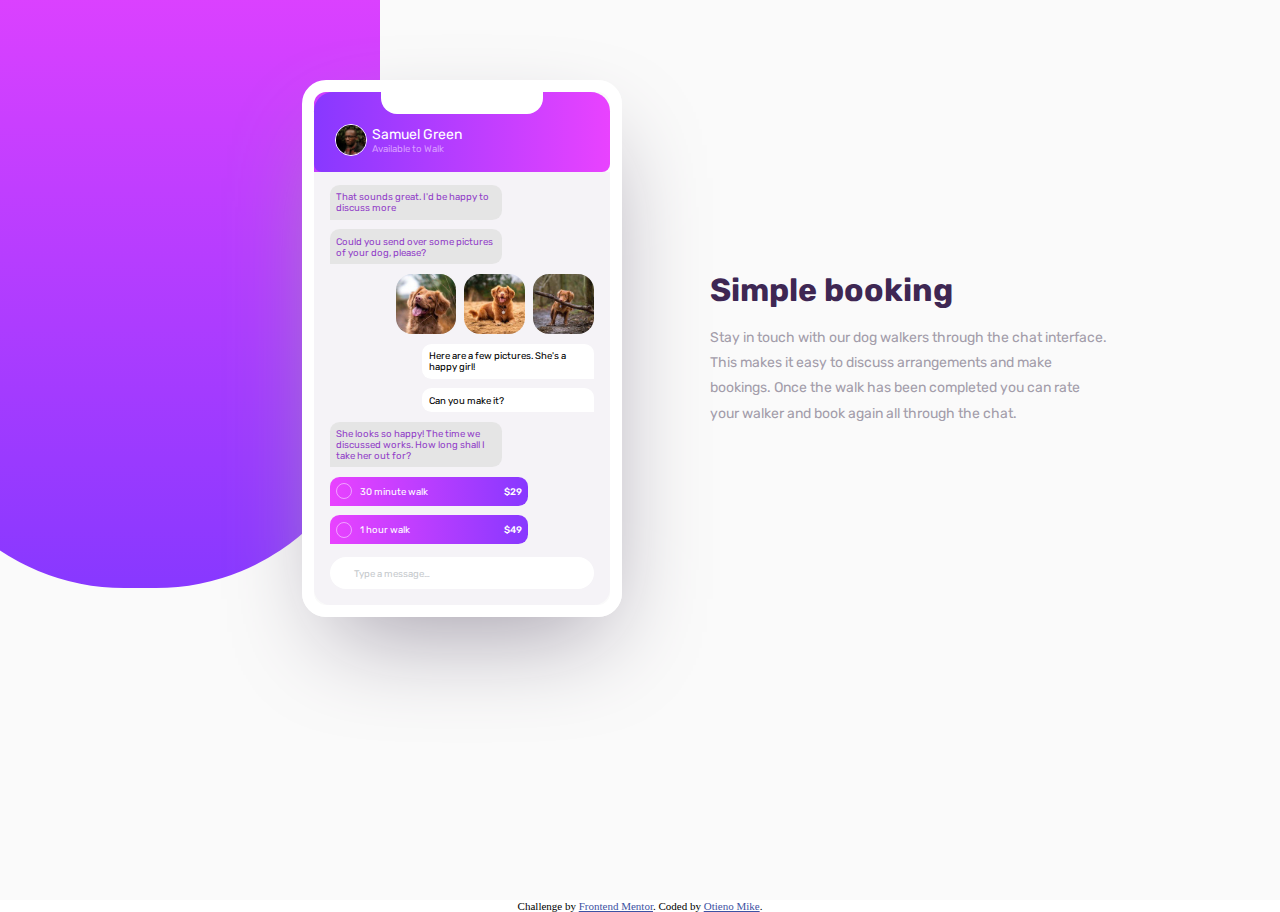
<file: chat-app-css-illustration-master/index.html>
<!DOCTYPE html>
<html lang="en">
<head>
  <meta charset="UTF-8">
  <meta name="viewport" content="width=device-width, initial-scale=1.0"> <!-- displays site properly based on user's device -->
  <meta name="author" content="Otieno Mike">
  <meta name="description" content="Frontend Mentor challenge for Chat app CSS illustration">
   <meta name="keywords" content="HTML, CSS">

  <link rel="icon" type="image/png" sizes="32x32" href="./images/favicon-32x32.png">
  <link rel="stylesheet" href="https://cdnjs.cloudflare.com/ajax/libs/font-awesome/5.15.3/css/all.min.css" integrity="sha512-iBBXm8fW90+nuLcSKlbmrPcLa0OT92xO1BIsZ+ywDWZCvqsWgccV3gFoRBv0z+8dLJgyAHIhR35VZc2oM/gI1w==" crossorigin="anonymous" referrerpolicy="no-referrer" />
<link rel="stylesheet" href="styles.css">
  
  <title>Frontend Mentor | [Challenge Name Here]</title>

  <!-- Feel free to remove these styles or customise in your own stylesheet 👍 -->
  <style>
    .attribution { font-size: 11px; text-align: center; }
    .attribution a { color: hsl(228, 45%, 44%); }
  </style>
</head>
<body>
<div class="container">
  <!-- <div class="purple-wall"></div> -->
  <div class="wrapper">
    <div class="phone">
      <div class="island"></div>
      <div class="chat-header">
        <i class="fa fa-chevron-left" aria-hidden="true"></i>
        <img src="./images/avatar.jpg" class="dp" alt="avatar image">
        <div class="chat-user">
          <p class="user-name">Samuel Green</p>
          <p class="availability-status">Available to Walk</p>
        </div>
        <i class="fa fa-ellipsis-v" aria-hidden="true"></i>
      </div>
      <div class="chat">
        <div class="message"><p>That sounds great. I'd be happy to discuss more</p></div>

        <div class="message"><p>Could you send over some pictures of your dog, please?</p></div>

        <div class="message dogs">
          <img src="./images/dog-image-1.jpg" alt="">
          <img src="./images/dog-image-2.jpg" alt="">
          <img src="./images/dog-image-3.jpg" alt="">
        </div>

        <div class="message left-message"><p>  Here are a few pictures. She's a happy girl!</p></div>

        <div class="message left-message"><p>  Can you make it?</p></div>

        <div class="message"><p>  She looks so happy! The time we discussed works. How long shall I take her out for?</p></div>

        <div class="message option">
          <div class="radio-btn"></div>
           <p>30 minute walk</p>
           <p class="price">$29</p>
        </div>

        <div class="message option">
          <div class="radio-btn"></div>
          <p>1 hour walk</p>
          <p class="price">$49</p>
        </div>

        <div class="chat-input">
          <p class="placeholder">Type a message…</p>
          <!-- <input type="text" placeholder="Type a message…"> -->
          <p><i class="fa fa-chevron-circle-right" aria-hidden="true"></i></p>
          <!-- <i class="fa fa-chevron-right" aria-hidden="true"></i> -->
          <!-- TODO use one of these depending on the color -->
        </div>
      </div>
    </div>
    <div class="about-app">
      <h1> Simple booking</h1>
      <p>  Stay in touch with our dog walkers through the chat interface. This makes it easy to 
        discuss arrangements and make bookings. Once the walk has been completed you can rate 
        your walker and book again all through the chat.</p>
    </div>
  </div>
  <div class="purple-wall"></div>
</div>
  
  <div class="attribution">
    Challenge by <a href="https://www.frontendmentor.io?ref=challenge" target="_blank">Frontend Mentor</a>. 
    Coded by <a href="https://www.frontendmentor.io/profile/bp-mike">Otieno Mike</a>.
  </div>
</body>
</html>
</file>
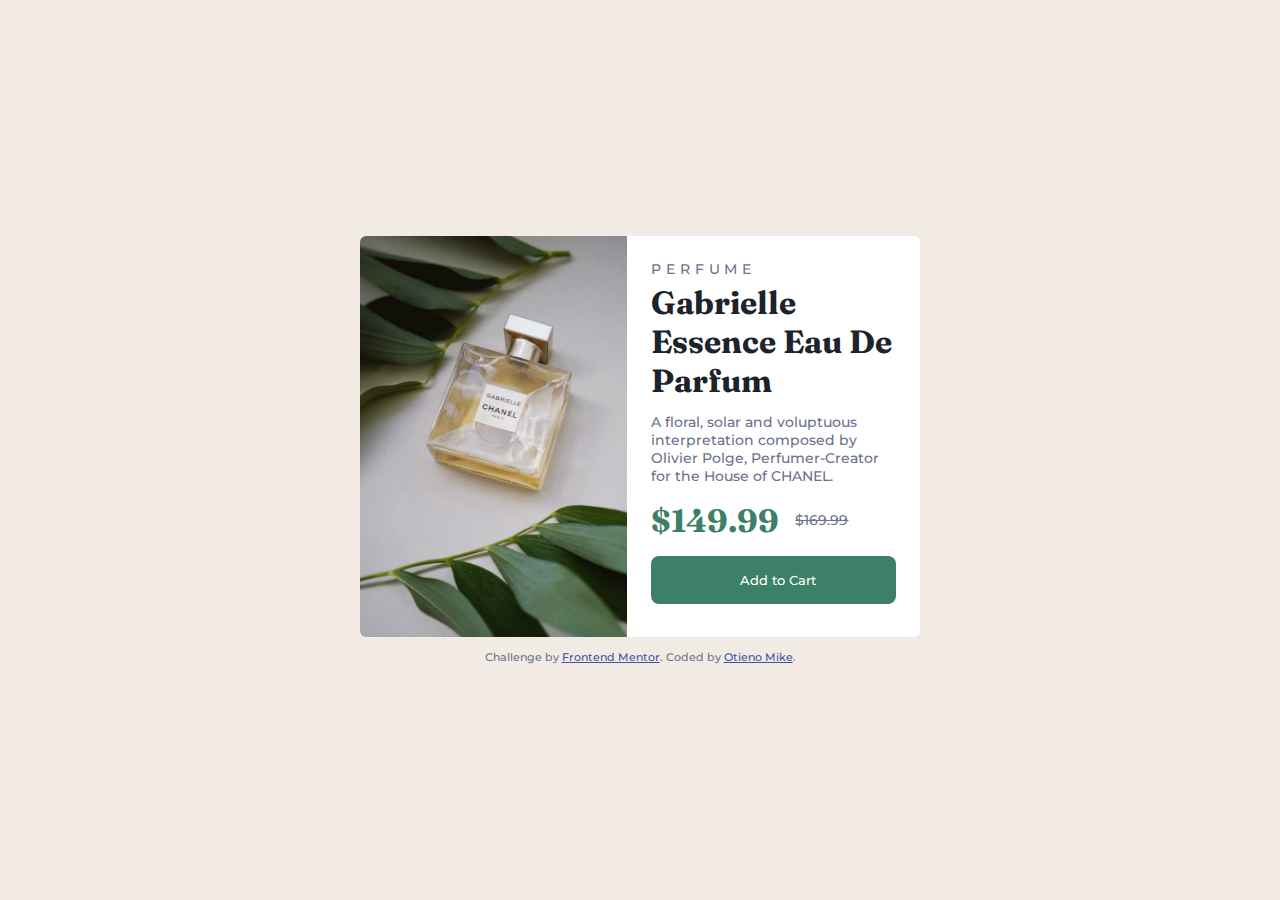
<file: product-preview-card-component/index.html>
<!DOCTYPE html>
<html lang="en">
<head>
  <meta charset="UTF-8">
  <meta name="viewport" content="width=device-width, initial-scale=1.0"> <!-- displays site properly based on user's device -->
  <meta name="author" content="Otieno Mike">
  <meta name="description" content="Frontend Mentor challenge for Product preview card component">
   <meta name="keywords" content="HTML, CSS">

  <link rel="icon" type="image/png" sizes="32x32" href="./images/favicon-32x32.png">
    <link rel="stylesheet" href="https://cdnjs.cloudflare.com/ajax/libs/font-awesome/5.15.3/css/all.min.css" integrity="sha512-iBBXm8fW90+nuLcSKlbmrPcLa0OT92xO1BIsZ+ywDWZCvqsWgccV3gFoRBv0z+8dLJgyAHIhR35VZc2oM/gI1w==" crossorigin="anonymous" referrerpolicy="no-referrer" />
  <link rel="stylesheet" href="styles.css">
  
  <title>Frontend Mentor | Product preview card component</title>

  <!-- Feel free to remove these styles or customise in your own stylesheet 👍 -->
  <style>
    .attribution { font-size: 11px; text-align: center; }
    .attribution a { color: hsl(228, 45%, 44%); }
  </style>
</head>
<body>
  <div class="card">
    <div class="card-img">
      <img src="images/image-product-desktop.jpg" class="desktop-img" alt="">
      <img src="images/image-product-mobile.jpg" class="mobile-img" alt="">
    </div>
    
    <div class="card-body">
      <div class="card-title"><p>PERFUME</p></div>
      
      <div class="product-name"><h1>Gabrielle Essence Eau De Parfum</h1></div>

      <div class="product-desc"><p>  A floral, solar and voluptuous interpretation composed by Olivier Polge, 
        Perfumer-Creator for the House of CHANEL.</p>
      </div>

      <div class="product-price">
        <h1 class="current-price">$149.99</h1>
        <p class="prev-price">$169.99</p>
      </div>
      
      <div class="card-footer">
        <button> 
          <span><i class="fa fa-shopping-cart" aria-hidden="true"></i></span> 
          Add to Cart
        </button>
      </div>
    </div>


    </div>
  </div>
  
  <div class="attribution">
    Challenge by <a href="https://www.frontendmentor.io?ref=challenge" target="_blank">Frontend Mentor</a>. 
    Coded by <a href="https://www.frontendmentor.io/profile/bp-mike">Otieno Mike</a>.
  </div>
</body>
</html>
</file>
<file: chat-app-css-illustration-master/styles.css>
/* TODO time worked on  hrs */
 @import url('https://fonts.googleapis.com/css2?family=Rubik:wght@400;500;700&display=swap');
 :root {
    --pale-violet: hsl(276, 100%, 81%); /*sub-heading at the top of the app UI*/
    --moderate-violet: hsl(276, 55%, 52%); /*chat on left*/
    --dark-desaturated-violet: hsl(271, 15%, 43%); /*chat on right*/
    --very-dark-desaturated-violet: hsl(271, 36%, 24%); /*main heading, submit-btn*/
    --grayish-blue: hsl(206, 6%, 79%); /*place holder*/
    --dark-grayish-violet: hsl(270, 7%, 64%); /*about paragraph*/

    /* gradients (linear)*/
    --light-magenta:  hsl(293, 100%, 63%);
    --light-violet:  hsl(264, 100%, 61%);

    --white: hsl(0, 0%, 100%);
    --light-grayish-violet: hsl(270, 20%, 96%); /*app background*/
    --very-light-magenta: hsl(289, 100%, 72%); /*radio btn outline*/

    --rubik-regular: 400;
    --rubik-bold: 500;
    --rubik-bolder: 700;
  }

  * {
    margin: 0;
    padding: 0;
    box-sizing: border-box;
  }
  .container{
    min-height: 100vh;
    width: 100vw;
    font-family: 'Rubik', sans-serif;
    font-weight: var(--rubik-regular);
    color: var(--dark-grayish-violet);
    /* position: relative; */
    /* display: flex;
    align-items: center;
    justify-content: center; */
    background-color: #FAFAFA;
  }

  .purple-wall{
    position: relative;
    top: -150px;
    left: -280px;
    width: 30rem;
    height: 43rem;
    border-radius: 0 0 14rem 14rem;
    background-image: 
    linear-gradient(var(--light-magenta), var(--light-violet));
  }

  p{
    font-size: 14px;
  }
  h1{
    color: var(--pale-violet);
    font-weight: var(--rubik-bolder);
  }

  /* img{
    width: 100%;
    object-fit: cover;
    height: 100%;
  } */
  .wrapper{
    margin-top: 5rem; 
    position: absolute;
    max-width:  55rem;
    display: flex;
    flex-direction: column;
    justify-content: center;
    gap: 1rem;
    z-index: 2;
  }
/* phone */
  .phone{
    width: 20rem;
    margin-inline: auto;
    /* width: 88vw; */
    border: .8rem solid var(--white);
    border-radius: 1.5rem;
    box-shadow: var(--dark-grayish-violet) 5px 40px 100px -25px;
    position: relative;
  }

  .island{
    position: absolute;
    top: 0;
    left: 0;
    right: 0;
    margin-inline: auto;
    height: 1.4rem;
    width: 55%;
    background-color: var(--white);
    border-radius: 0 0 1rem 1rem;
  }

  .chat-header{
    height: 5rem;
    background-image: linear-gradient(to right,var(--light-violet), var(--light-magenta));
    display: flex;
    align-items: center;
    padding: 2rem 1rem 1rem;
    border-radius: 1.2rem 1.2rem .5rem .5rem;
    color: var(--white);
  }

  .chat-header img{
    height: 2rem;
    width: 2rem;
    border-radius: 50%;
    border: 1px solid var(--white);
    margin: 0 .3rem;
  }
  .phone p{
    font-size: .6rem;
  }
  .phone .user-name{
    font-size: 14px;
  }
  .availability-status{
    color: var(--pale-violet);
  }

  .fa-ellipsis-v{
    margin-left: auto;
  }

  /* phone> chats */
  .chat{
    background-color: var(--light-grayish-violet);
    padding: .2rem 1rem;
    border-radius: 0 0 1rem 1rem;
  }

  .message{
    width: 65%;
    color: var(--moderate-violet);
    background-color:  rgb(229, 229, 229);
    padding: .4rem;
    margin-top: .6rem;
    border-radius: .6rem .6rem .6rem 0;
  }
  .dogs{
    display: flex;
    width: 100% !important;
    justify-content: end;
    background: none !important;
    gap: .5rem;
    padding: 0;
  }

  .dogs img {
    width: 3.8rem;
    height: 3.8rem;
    border-radius: 1rem;
  }

  .left-message{
    background-color: var(--white);
    color: #000;
    margin-left: auto;
    border-radius: .6rem .6rem 0 .6rem;
  }

  .option{
    width: 75%;
    background-image: linear-gradient(to left,var(--light-violet), var(--light-magenta));
    display: flex;
    align-items: center;
    /* justify-content: space-around; */
    /* padding: 2rem .8rem; */
    color: var(--white);
    font-size: 13px;
  }
  .radio-btn {
    height: 1rem;
    width: 1rem;
    margin-right: .5rem;
    border: 1px solid var(--white);
    border-radius: 50%;
    opacity: .5;
  }

  .price{
    font-weight: var(--rubik-bold);
    font-size: 18px;
    margin-left: auto;
  }

  .chat-input{
    width: 100%;
    height: 2rem;
    background-color: var(--white);
    margin: .8rem 0;
    display: flex;
    flex-direction: row;
    justify-content: space-between;
    align-items: center;
    border-radius: 1.8rem;
  }
  .placeholder{
    color: var(--grayish-blue);
    margin-left: 1.5rem;
  }
  .fa-chevron-circle-right{
    margin-right: .3rem;
    font-size: 1.6rem;
    color: var(--very-dark-desaturated-violet);
  }

  /* about app */
.about-app{
  margin-top: 4rem;
  margin-bottom: 4rem;
  /* margin-inline: auto; */
  text-align: center;
  padding: 0 2rem;
  width: min(90%, 25rem);
  background-color: #FAFAFA;
}

.about-app h1{
  color: var(--very-dark-desaturated-violet);
}
.about-app p{
  margin-top: 1rem;
  line-height: 1.8;
}

  @media (min-width: 376px) {
    .container{
      height: auto;
    }
    .purple-wall{
      top: -100px;
      left: -100px;
    }
    .wrapper{
      flex-direction: row;
      align-items: center;
      left: 230px;
    }
    .about-app{
      text-align: start;
      padding: 0;
      /* flex-grow: 4; */
      /* flex-basis: 80%; */
    }
  }
  @media (min-width: 1440px) {}
</file>
<file: product-preview-card-component/styles.css>
/* time worked on 5:30min hrs */
 @import url('https://fonts.googleapis.com/css2?family=Fraunces:wght@700&family=Montserrat:wght@500;700&display=swap');
 :root {
    --primary-dark-cyan: hsl(158, 36%, 37%);
    --primary-cream: hsl(30, 38%, 92%);
    --neutral-dark-blue:  hsl(212, 21%, 14%);
    --neutral-dark-gray-blue:  hsl(228, 12%, 48%);
    --neutral-white:  hsl(0, 0%, 100%);
    --montserrat-regular: 500;
    --montserrat-bold: 700;
    --fraunces-bold: 700;
  }

  * {
    margin: 0;
    padding: 0;
    box-sizing: border-box;
  }
  body{
    height: 100vh;
    display: flex;
    align-items: center;
    justify-content: center;
    flex-direction: column;
    background-color: var(--primary-cream);

    font-family: 'Montserrat', sans-serif;
    font-weight: var(--montserrat-regular);
    color: var(--neutral-dark-gray-blue);
  }

  p{
    font-size: 14px;
  }
  h1{
    color: var(--neutral-dark-blue);
    font-family: 'Fraunces', serif;
    font-weight: var(--fraunces-bold);
  }

  img{
    width: 100%;
    object-fit: cover;
    height: 100%;
  }

  .card{
    display: flex;
    flex-direction: column;
    width: min(90%, 35rem);
    border-radius: 6px;
    background-color: var(--neutral-white);
    margin-bottom: .8rem;
  }
  .desktop-img{
    display: none;
    border-top-left-radius: 6px;
    border-bottom-left-radius: 6px;
  }
  .mobile-img{
    border-top-left-radius: 6px;
    border-top-right-radius: 6px;
  }

  .card-body{
    padding: 1.5rem;
  }

  .card-title{
    letter-spacing: .3rem;
  }

  .product-name{
    margin-top: .3rem;
  }

  .product-desc{
    margin-top: .8rem;
  }

  .product-price{
    margin-top: 1rem;
    display: flex;
    gap: 1rem;
    align-items: center;
  }

  .product-price h1{
    color: var(--primary-dark-cyan);
  }

  .product-price p{
    text-decoration: line-through;
  }

  button{
    margin-top: 1rem;
    padding: 1rem;
    width: 100%;
    border: none;
    border-radius: 8px;
    background-color: var(--primary-dark-cyan);
    font-family: 'Montserrat', sans-serif;
    font-weight: var(--montserrat-regular);
    color: var(--neutral-white);
    text-align: center;
  }

  button i{
    margin-right: .5rem;
  }

  @media (min-width: 376px) {
    .card{
      flex-direction: row;
    }
    .card >*{
      flex-basis: 100%;
    }
    .mobile-img{
      display: none;
      border-top-left-radius: 50px;
      border-top-right-radius: 50px;
    }
    .desktop-img{
      display: block;
    }
  }
  @media (min-width: 1440px) {}
</file>
